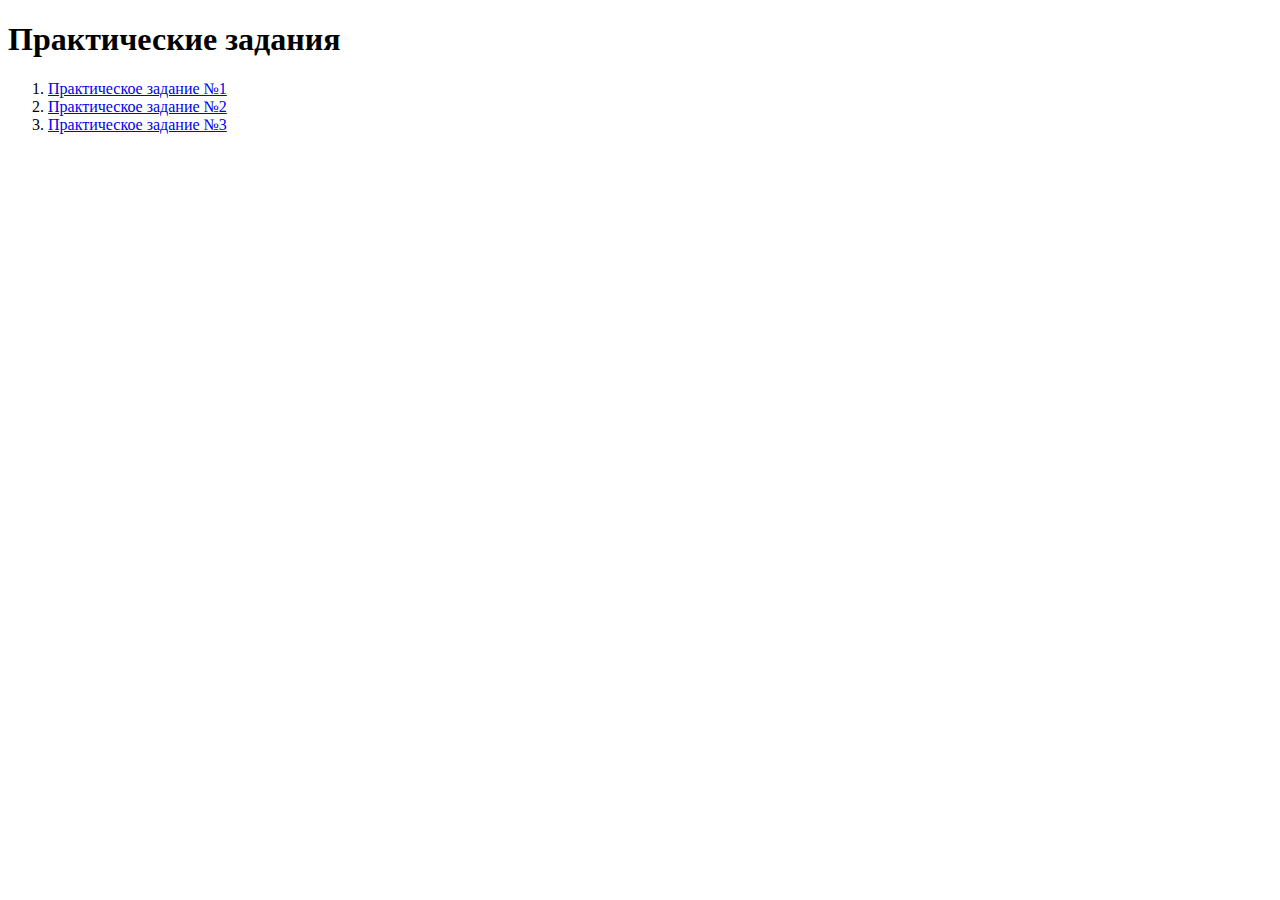
<file: index.html>
<!DOCTYPE html>
<html lang="en">
<head>
  <meta charset="UTF-8">
  <meta name="viewport" content="width=device-width, initial-scale=1.0">
  <title>Практические задания: Web-программист</title>
</head>
<body>
  <h1>Практические задания</h1>
  <ol>
    <li><a href="task-1.html">Практическое задание №1</a></li>
    <li><a href="task2.html">Практическое задание №2</a></li>
    <li><a href="task3.html">Практическое задание №3</a></li>
  </ol>
</body>
</html>
</file>
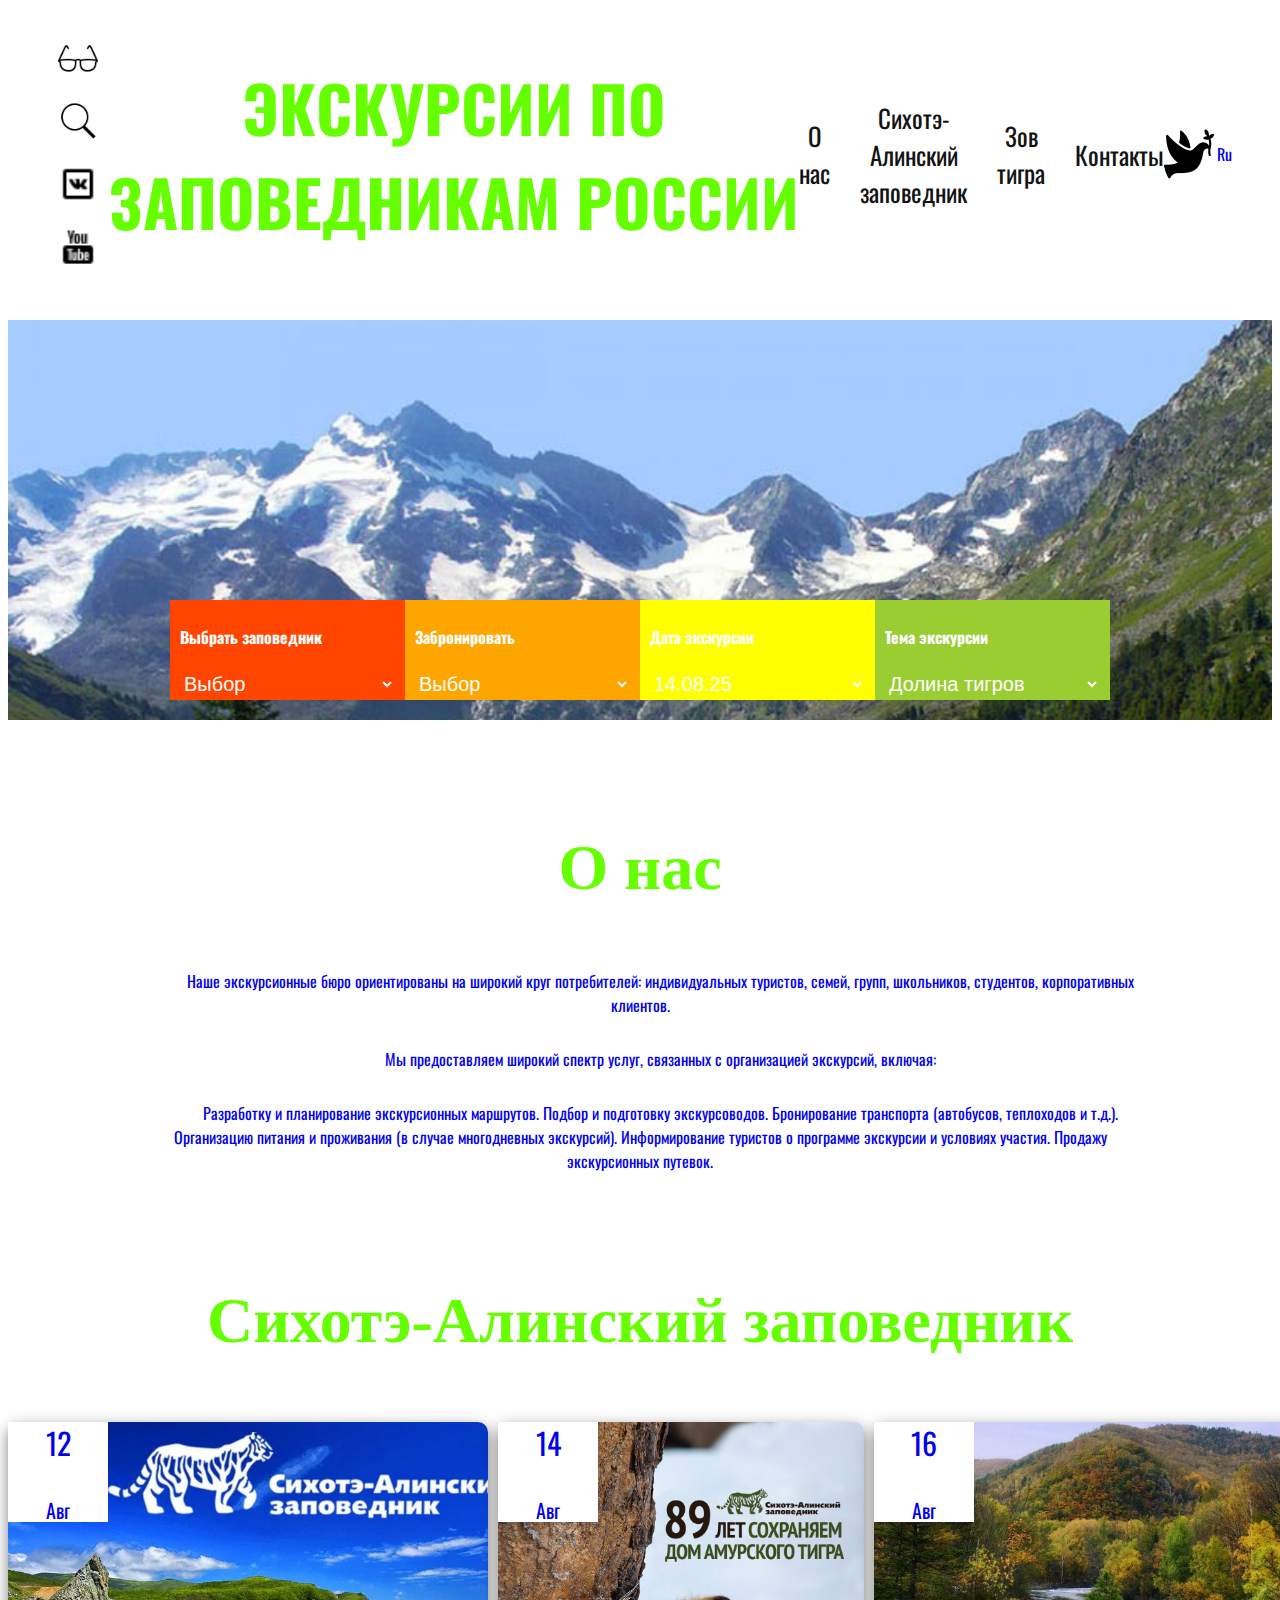
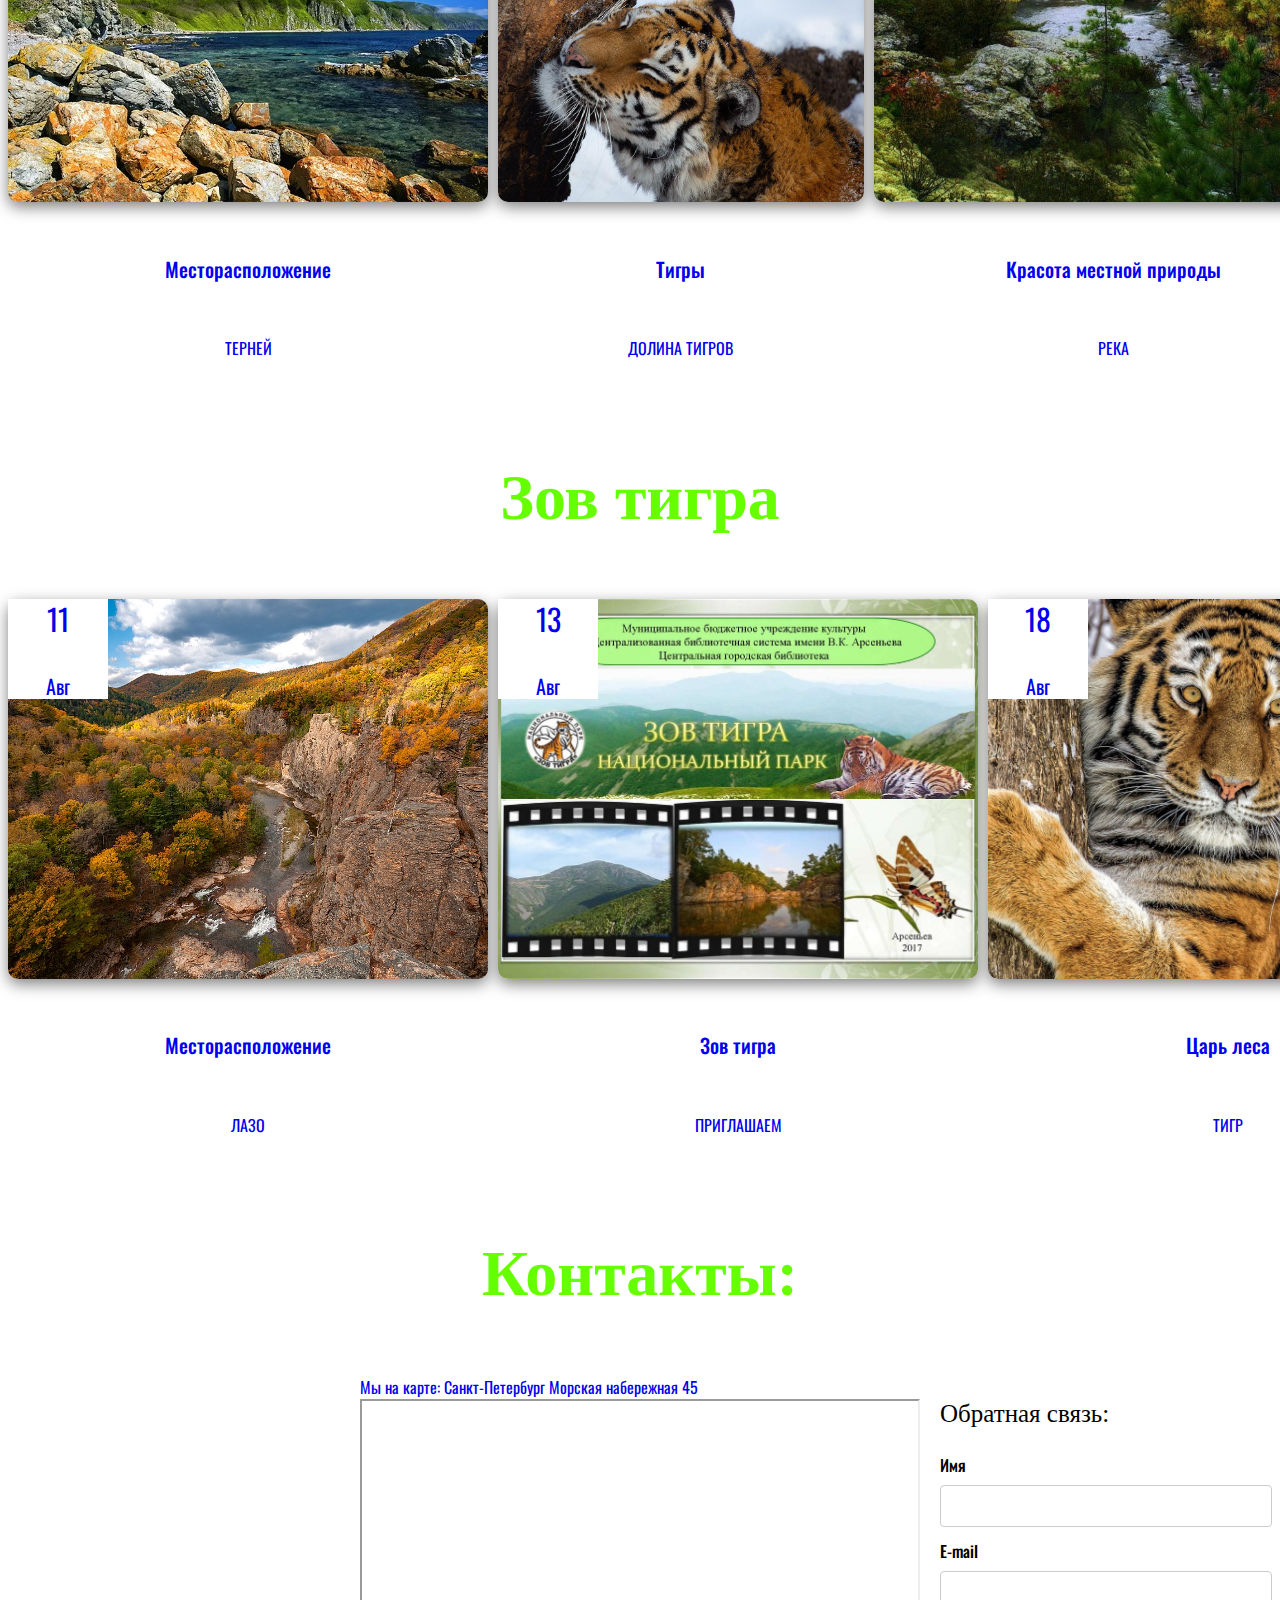
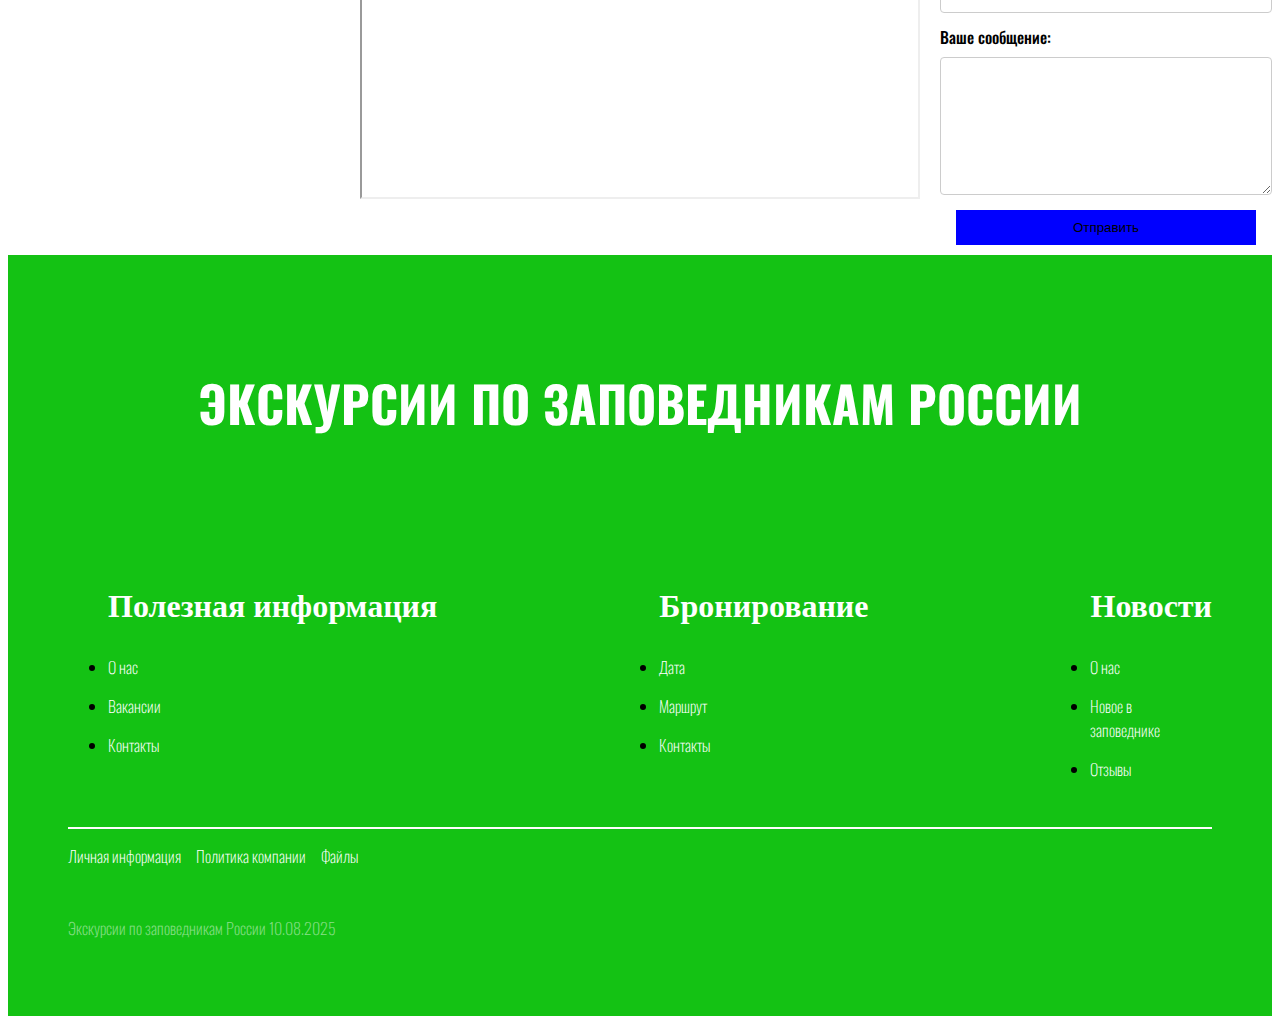
<file: index1.html>
<!DOCTYPE html>
<html lang="ru-en">
<head>
    <meta charset="UTF-8">
    <meta name="viewport" content="width=device-width, initial-scale=1.0">
    <link rel="icon" type="image/png" href="icons/faivaicon.png">
    <meta name="description" content="экскурсии по заповедникам России: Сихотэ-Алинский и Зов тигра">
    <link rel="stylesheet" >
    <title>Сайт компании: Экскурсии по заповедникам России. Итоговая работа | 17.08.2025</title>
    <link rel="stylesheet" href="css/style.css">
</head>
<body>
    <!-- Контейнер 1400px -->
    <div class="container">
    <!-- Шапка сайта -->
    <header>
        <button class="burger-btn">
            <img src="icons/menu.png" alt="Бургерное меню">
        </button>
        <!-- Соцсети и специальные символы -->

           <div class="btn">
                <button>
                    <img class="lins-btn" src="icons/glas.png" alt="Для слабовидящих">
                </button>
                <button>
                    <img class="search-btn" src="icons/pointer.png" alt="Поиск">
                </button>
                <button>
                    <img class="cont-bt" src="icons/vk.png" alt="В контакте">
                </button>
                <button>
                    <img class="you-btn" src="icons/you.png" alt="ютуб">
                </button>   
           </div>
        <a href="index1.html" class="logo">
            Экскурсии по заповедникам России
        </a>
        <!-- Навигация -->
         
        <nav>
            <a href="#r">О нас</a>
            <a href="#r1">Сихотэ-Алинский заповедник</a>
            <a href="#r2">Зов тигра</a>
            <a href="#">Контакты
            
        </nav>
    <div class="lang">
        <img src="icons/faivaicon.png" alt="Логотип">
        <span>Ru</span>
    </div>   
    </header>
    <!-- Меню -->
    <main>
        <section class="hero">
            <div class="hero-choose">
                <h4>Выбрать заповедник</h4>
                <select name="" id="">
                    <option value="">Выбор</option>
                </select>
            </div>
            <div class="hero-choose">
                <h4>Забронировать</h4>
                <select name="" id="">
                    <option value="">Выбор</option>
                </select>
            </div>
            <div class="hero-choose">
                <h4>Дата экскурсии</h4>
                <select name="" id="">
                    <option value="">14.08.25</option>
                </select>
            </div>
            <div class="hero-choose">
                <h4>Тема экскурсии</h4>
                <select name="" id="">
                    <option value="">Долина тигров</option>
                </select>
            </div>
        

        </section>
        <section class="about-us">
            <h2 id="r">О нас</h2>
            <p>Наше экскурсионные бюро ориентированы на широкий круг потребителей: 
                индивидуальных туристов, семей, групп, школьников, студентов, 
                корпоративных клиентов.</p>
            <p>Мы предоставляем широкий спектр услуг, связанных с организацией экскурсий, включая:</p>
            <p>Разработку и планирование экскурсионных маршрутов.
               Подбор и подготовку экскурсоводов.
               Бронирование транспорта (автобусов, теплоходов и т.д.).
               Организацию питания и проживания (в случае многодневных экскурсий).
               Информирование туристов о программе экскурсии и условиях участия.
               Продажу экскурсионных путевок.
            </p>
        </section>
                    
        <section class="our-events">
            <h2 id="r1">Сихотэ-Алинский заповедник</h2>
            <div class="cards">
                <div class="card">
                    <img class="card_im_1" src="images/Схоте1.webp" alt="">
                    <div class="card-body"> 
                        <h4>Месторасположение</h4>
                        <p>Терней</p>
                    </div>
                    <div class="card-date">
                        <span class="card-date-day">12</span>
                        <br>Авг
                    </div>
                </div>
                <div class="card">
                    <img  class="card_im_2" src="images/Сихоте3.jpg" alt="">
                    <div class="card-body"> 
                        <h4>Тигры</h4>
                        <p>Долина тигров</p>
                    </div>
                    <div class="card-date">
                        <span class="card-date-day">14</span>
                        <br>Авг
                    </div>
                </div>
                <div class="card">
                    <img class="card_im_3"  src="images/Сихоте.jpg" alt="">
                    <div class="card-body"> 
                        <h4>Красота местной природы</h4>
                        <p>Река</p>
                    </div>
                    <div class="card-date">
                        <span class="card-date-day">16</span>
                        <br>Авг
                    </div>
                </div>
            </div>
        </section>
        <section class="our-events">
            <h2 id="r2">Зов тигра</h2>
            <div class="cards">
                <div class="card">
                    <img class="card_im_1" src="images/«Зов_тигра».jpg" alt="">
                    <div class="card-body"> 
                        <h4>Месторасположение</h4>
                        <p>Лазо</p>
                    </div>
                    <div class="card-date">
                        <span class="card-date-day">11</span>
                        <br>Авг
                    </div>
                </div>
                <div class="card">
                    <img  class="card_im_2" src="images/Зов тигра.jpg" alt="">
                    <div class="card-body"> 
                        <h4>Зов тигра</h4>
                        <p>Приглашаем</p>
                    </div>
                    <div class="card-date">
                        <span class="card-date-day">13</span>
                        <br>Авг
                    </div>
                </div>
                <div class="card">
                    <img class="card_im_3"  src="images/Тигр2.jpg" alt="">
                    <div class="card-body"> 
                        <h4>Царь леса</h4>
                        <p>Тигр</p>
                    </div>
                    <div class="card-date">
                        <span class="card-date-day">18</span>
                        <br>Авг
                    </div>
                </div>
            </div>
        </section>
        <section class="contact-us">
            <h2>Контакты:</h2>
            <div class="content-wrapper">
                <!-- Карта -->
                <div class="map-container">
                    <a href="https://yandex.ru/maps/-/CHtxM29u">Мы на карте: Санкт-Петербург Морская набережная 45</a>
                    <a href="https://yandex.ru/maps/2/saint-petersburg/house/morskaya_naberezhnaya_45/Z0kYdARkTkAHQFtjfXV0eX5qZQ==/?ll=30.234751%2C59.958291&utm_medium=mapframe&utm_source=maps&z=16.67"
                        style="color:#eee;font-size:12px;position:absolute;top:14px;">
                    </a>
                    <iframe
                        src="https://yandex.ru/map-widget/v1/?ll=30.234751%2C59.958291&mode=search&ol=geo&ouri=ymapsbm1%3A%2F%2Fgeo%3Fdata%3DCgg1NzQyMTYwMRJU0KDQvtGB0YHQuNGPLCDQodCw0L3QutGCLdCf0LXRgtC10YDQsdGD0YDQsywg0JzQvtGA0YHQutCw0Y8g0L3QsNCx0LXRgNC10LbQvdCw0Y8sIDQ1IgoNxeDxQRVL1W9C&z=16.67"
                        width="560" height="400" frameborder="1" allowfullscreen="true"
                        style="position:relative;"></iframe>
                </div>
                <!-- Контакты -->

                <div class="form-container">
                    <h3>Обратная связь:</h3>
                    <form class="feedback">
                        <label for="name">Имя</label>
                        <input type="text" id="name" name="name" required>
                        <label for="email">E-mail</label>
                        <input type="email" id="email" name="email" required>
                        <label for="message">Ваше сообщение:</label>
                        <textarea name="messaagem" id="message" rows="5" required></textarea>
                        <button>Отправить</button>
                    </form>
                </div>
                
            </div>
            

        </section>
    </main>
    <!-- Подвал -->

    <footer>
        <section class="footer-body">
            <h3>Экскурсии по заповедникам России</h3>
            <div class="footer-body-links">
                <ul>
                    <h4>Полезная информация</h4>
                    <li><a href="#">О нас</a></li>
                    <li><a href="#">Вакансии</a></li>
                    <li><a href="#">Контакты</a></li>
                </ul>
                <ul>
                    <h4>Бронирование</h4>
                    <li><a href="#">Дата</a></li>
                    <li><a href="#">Маршрут</a></li>
                    <li><a href="#">Контакты</a></li>
                </ul>
                <ul>
                    <h4>Новости</h4>
                    <li><a href="#">О нас</a></li>
                    <li><a href="#">Новое в
                            <br>заповеднике </a></li>
                    <li><a href="#">Отзывы</a></li>
                </ul>

            </div>
            <div class="footer-polisy">
                <a href="#">Личная информация</a>
                <a href="#">Политика компании</a>
                <a href="#">Файлы</a>
            </div>
            <p class="rights">Экскурсии по заповедникам России 10.08.2025</p>
        </section>
    </footer>
    </div>
    
</body>
</html>
</file>
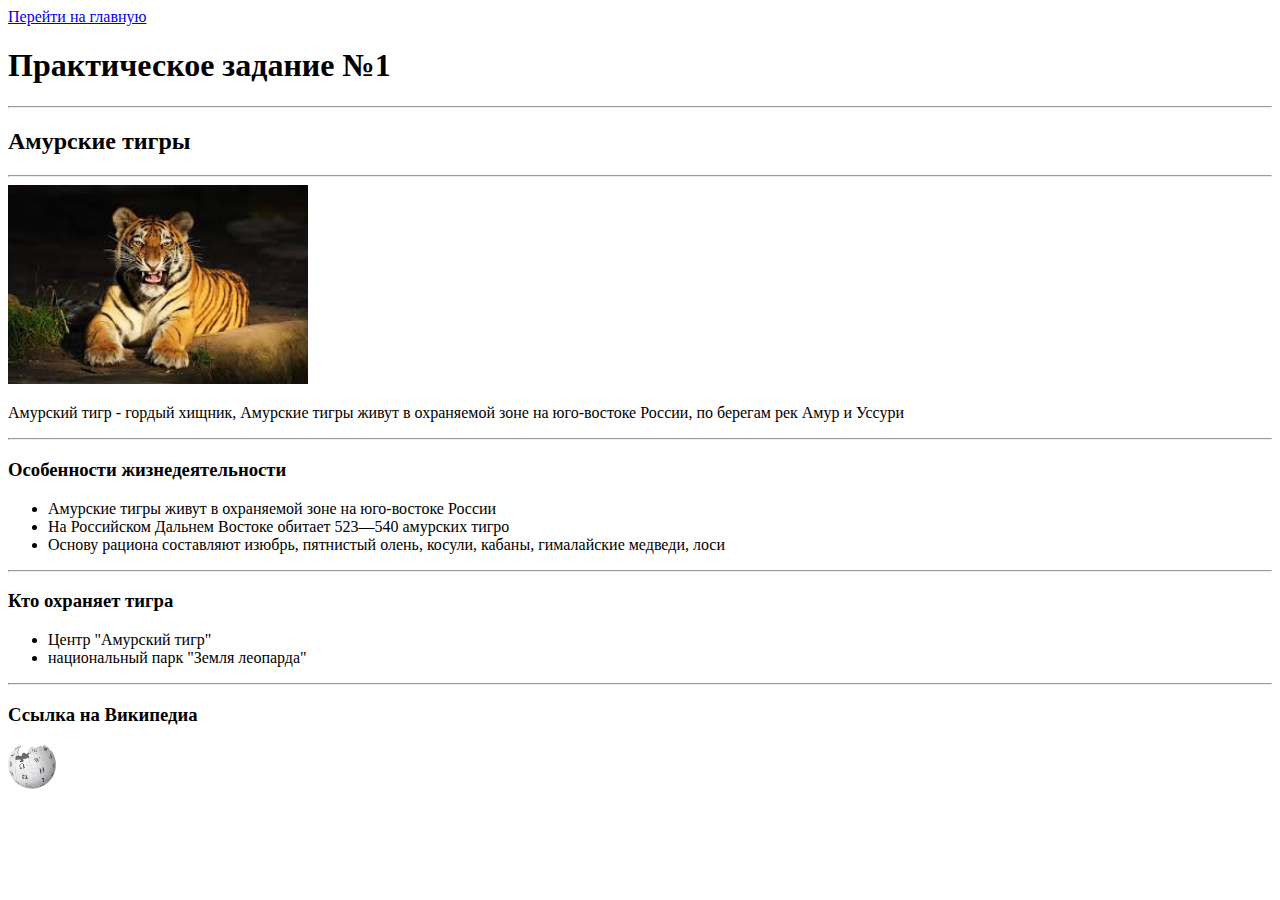
<file: task-1.html>
<!DOCTYPE html>
<html lang="en">
<head>
    <meta charset="UTF-8">
    <meta name="viewport" content="width=, initial-scale=1.0">
    <title>Практическое задание №1: Web-программист</title>
</head>
<body>
    <a href="index.html">
        Перейти на главную

    </a>
    <h1>Практическое задание №1</h1>
    <hr>
    <h2>Амурские тигры</h2>
    <hr>
    <img src="Tiger1.jfif" width="300" alt="Изображение не найдено">
    <p>Амурский тигр - гордый хищник, Амурские тигры живут в охраняемой зоне на юго-востоке России, по берегам рек Амур и Уссури 
    </p>
    <hr>
    <h3>Особенности жизнедеятельности</h3>
    <ul>
        <li>Амурские тигры живут в охраняемой зоне на юго-востоке России</li>
        <li>На Российском Дальнем Востоке обитает 523—540 амурских тигро</li>
        <li>Основу рациона составляют изюбрь, пятнистый олень, косули, кабаны, гималайские медведи, лоси</li>
    </ul>
    <hr>
    <h3>Кто охраняет тигра</h3>
    <ul>
        <li>Центр "Амурский тигр"</li>
        <li>национальный парк "Земля леопарда"</li>
    </ul>
    <hr>
    <h3>Ссылка на Википедиа</h3>
    <a href="https:ru.wikipedia.org/wiki/%D0%90%D0%BC%D1%83%D1%80%D1%81%D0%BA%D0%B8%D0%B9_%D1%82%D0%B8%D0%B3%D1%80">
        <img src="Wikipedia-logo-v2.svg.png" 
        width="48" alt="Ссылка на Википедиа">
    </a>
    
</body>
</html>
</file>
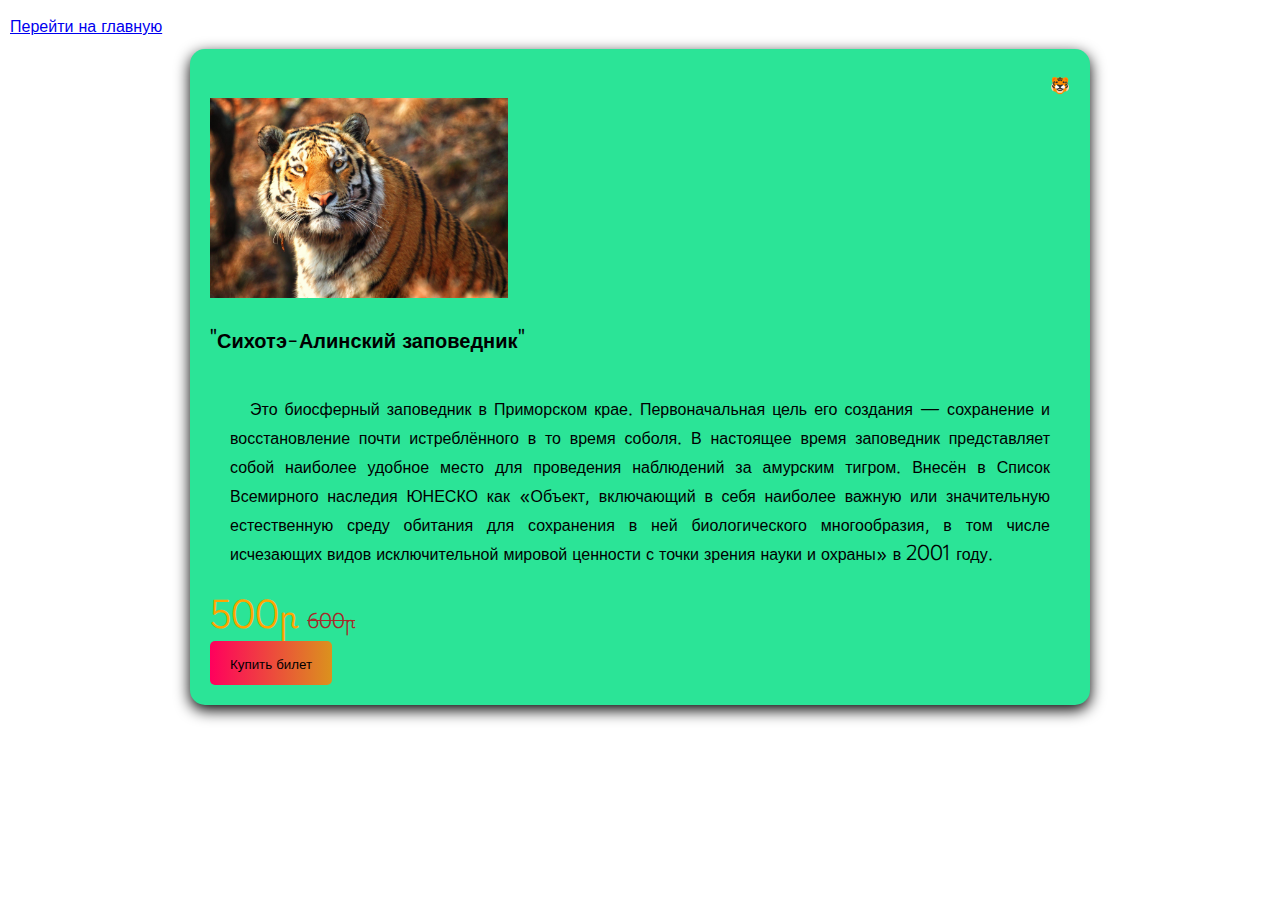
<file: task2.html>
<!DOCTYPE html>
<html lang="en">

<head>
    <meta charset="UTF-8">
    <meta name="viewport" content="width=device-width, initial-scale=1.0">
    <title>Практическая работа №2 | 29.07.2025</title>
    <link rel="stylesheet" href="style2.css">
</head>

<body>
    <a class="back_to_main" href="index.html">Перейти на главную</a>

    <div class="card">
        <p class="favorite">
                <a href="#">🐯</a>
        </p>
        <img class="card-img" src="sihote.jpg " Сихотэ-Алинский заповедник
                alt="Страничка в Википедиа: ""Сихотэ-Алинский заповедник">
        <h2>"Сихотэ-Алинский заповедник"</h2>
        <p class="info"> Это биосферный заповедник в Приморском крае.
                Первоначальная цель его создания — сохранение
                и восстановление почти истреблённого в то время соболя.
                В настоящее время заповедник представляет собой
                наиболее удобное место для проведения наблюдений
                за амурским тигром.
                Внесён в Список Всемирного наследия ЮНЕСКО
                как «Объект, включающий в себя наиболее важную
                или значительную естественную среду обитания
                для сохранения в ней биологического многообразия,
                в том числе исчезающих видов исключительной
                мировой ценности с точки зрения науки и охраны»
                в 2001 году.</p>
        <p class="price">500p <span class="old-price">600p</span></p>
        <button class="btn">Купить билет</button>
        
    </div>
</body>

</html>
</file>
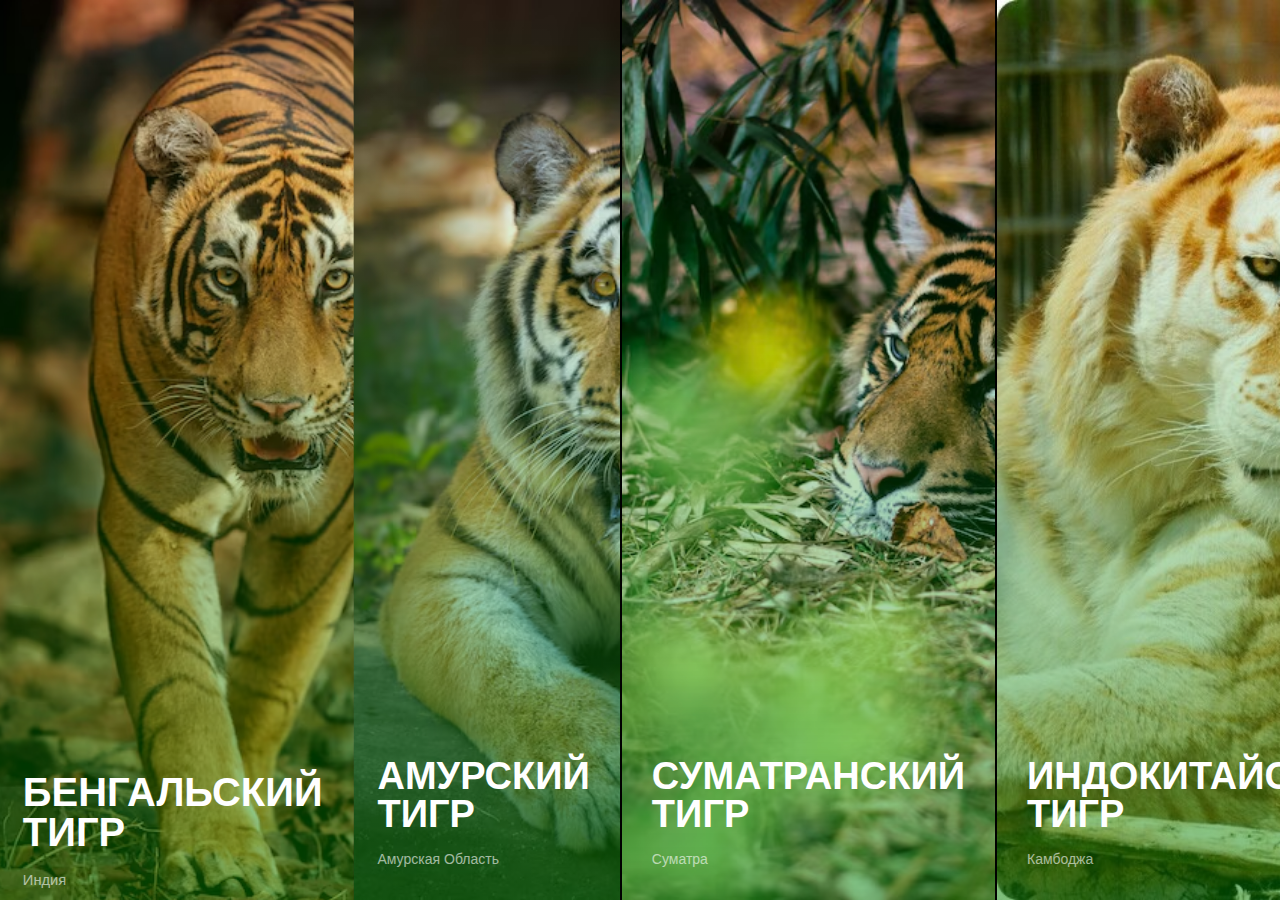
<file: task3.html>
<!DOCTYPE html>
<html lang="en">
<head>
    <meta charset="UTF-8">
    <meta name="viewport" content="width=device-width, initial-scale=1.0">
    <title>Практическая работа №3 | 03.08.2025</title>
    <link rel="stylesheet" href="style3.css">
</head>
<body>
    <div class="cards">
        <div class="card card_1">
            <h3>Бенгальский <br> тигр</h3>
            <h4>Индия</h4>
        </div>
        <div class="card card_2">
            <h3>Амурский <br> тигр</h3>
            <h4>Амурская область</h4>
        </div>
        <div class="card card_3">
            <h3>Суматранский <br> тигр</h3>
            <h4>Суматра</h4>
        </div>
        <div class="card card_4">
            <h3>Индокитайский <br> тигр</h3>
            <h4>Камбоджа</h4>
        </div>
        




    </div>
</body>
</html>
</file>
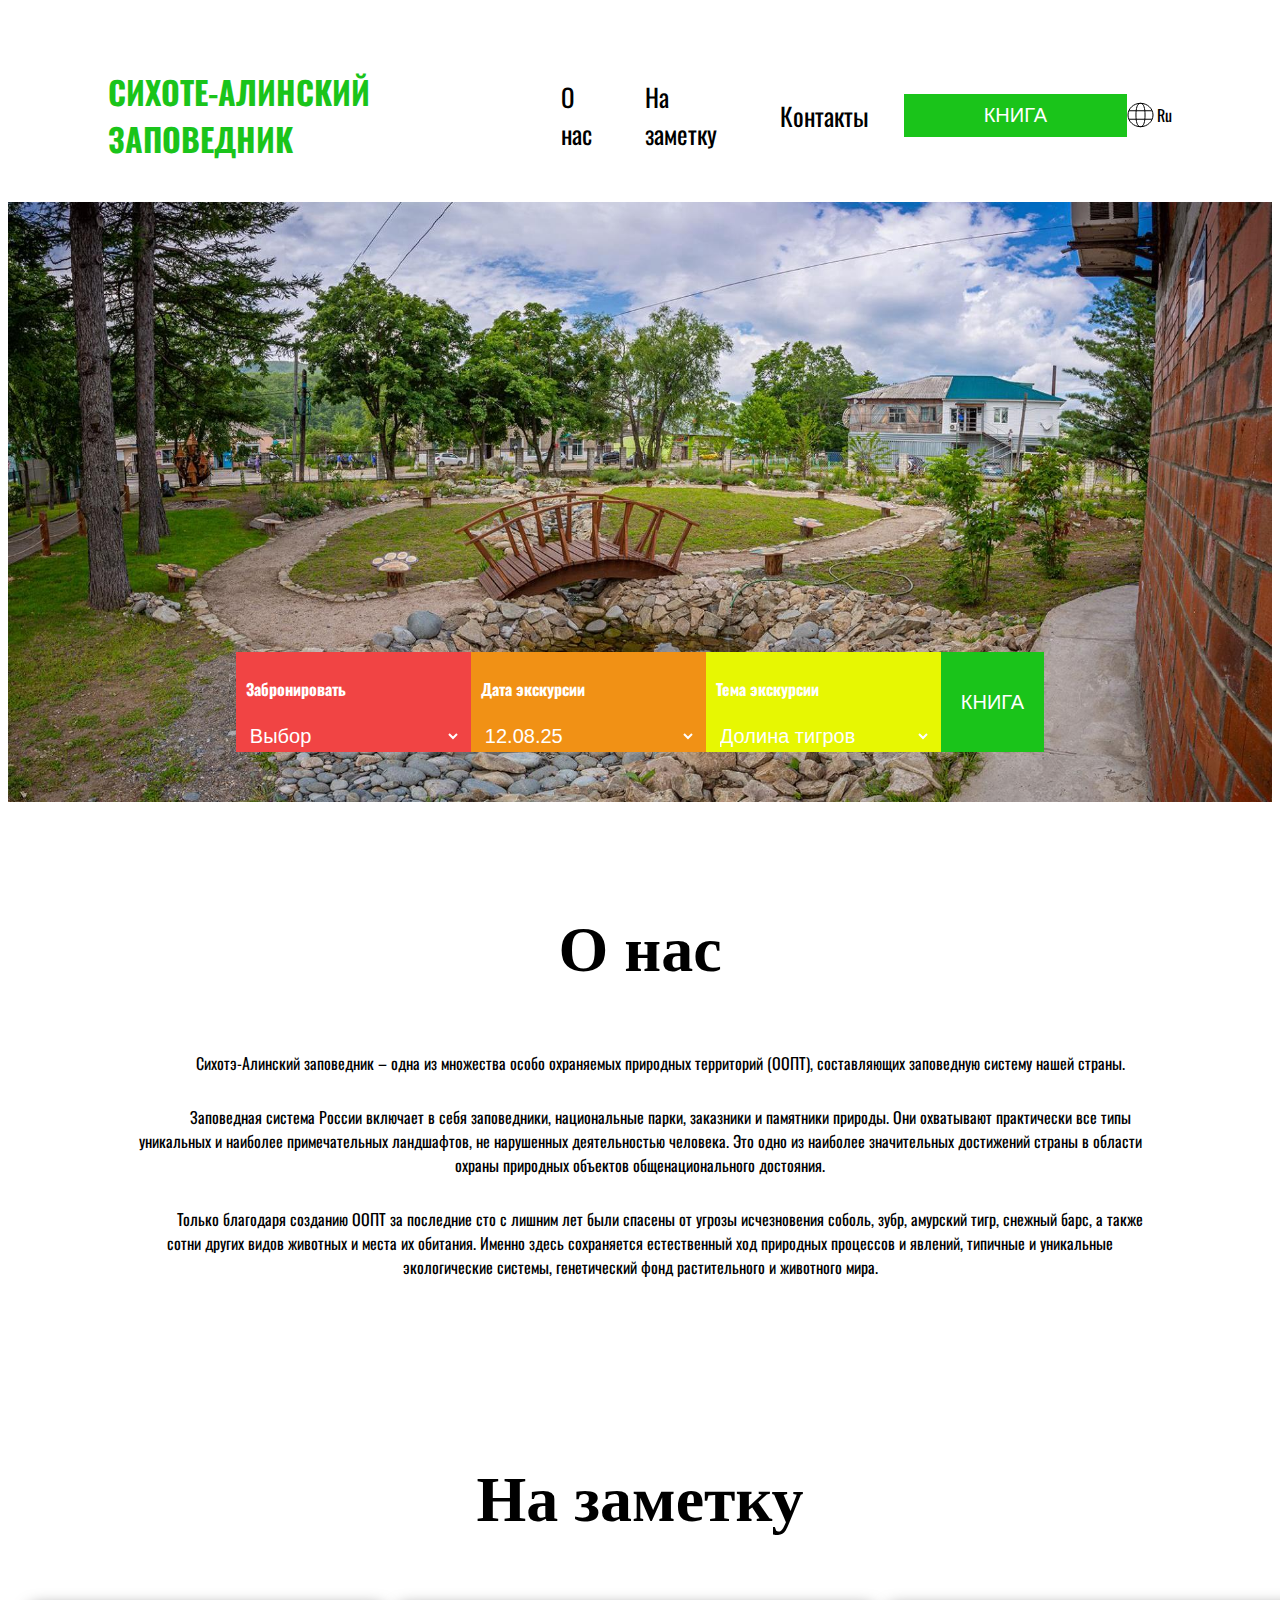
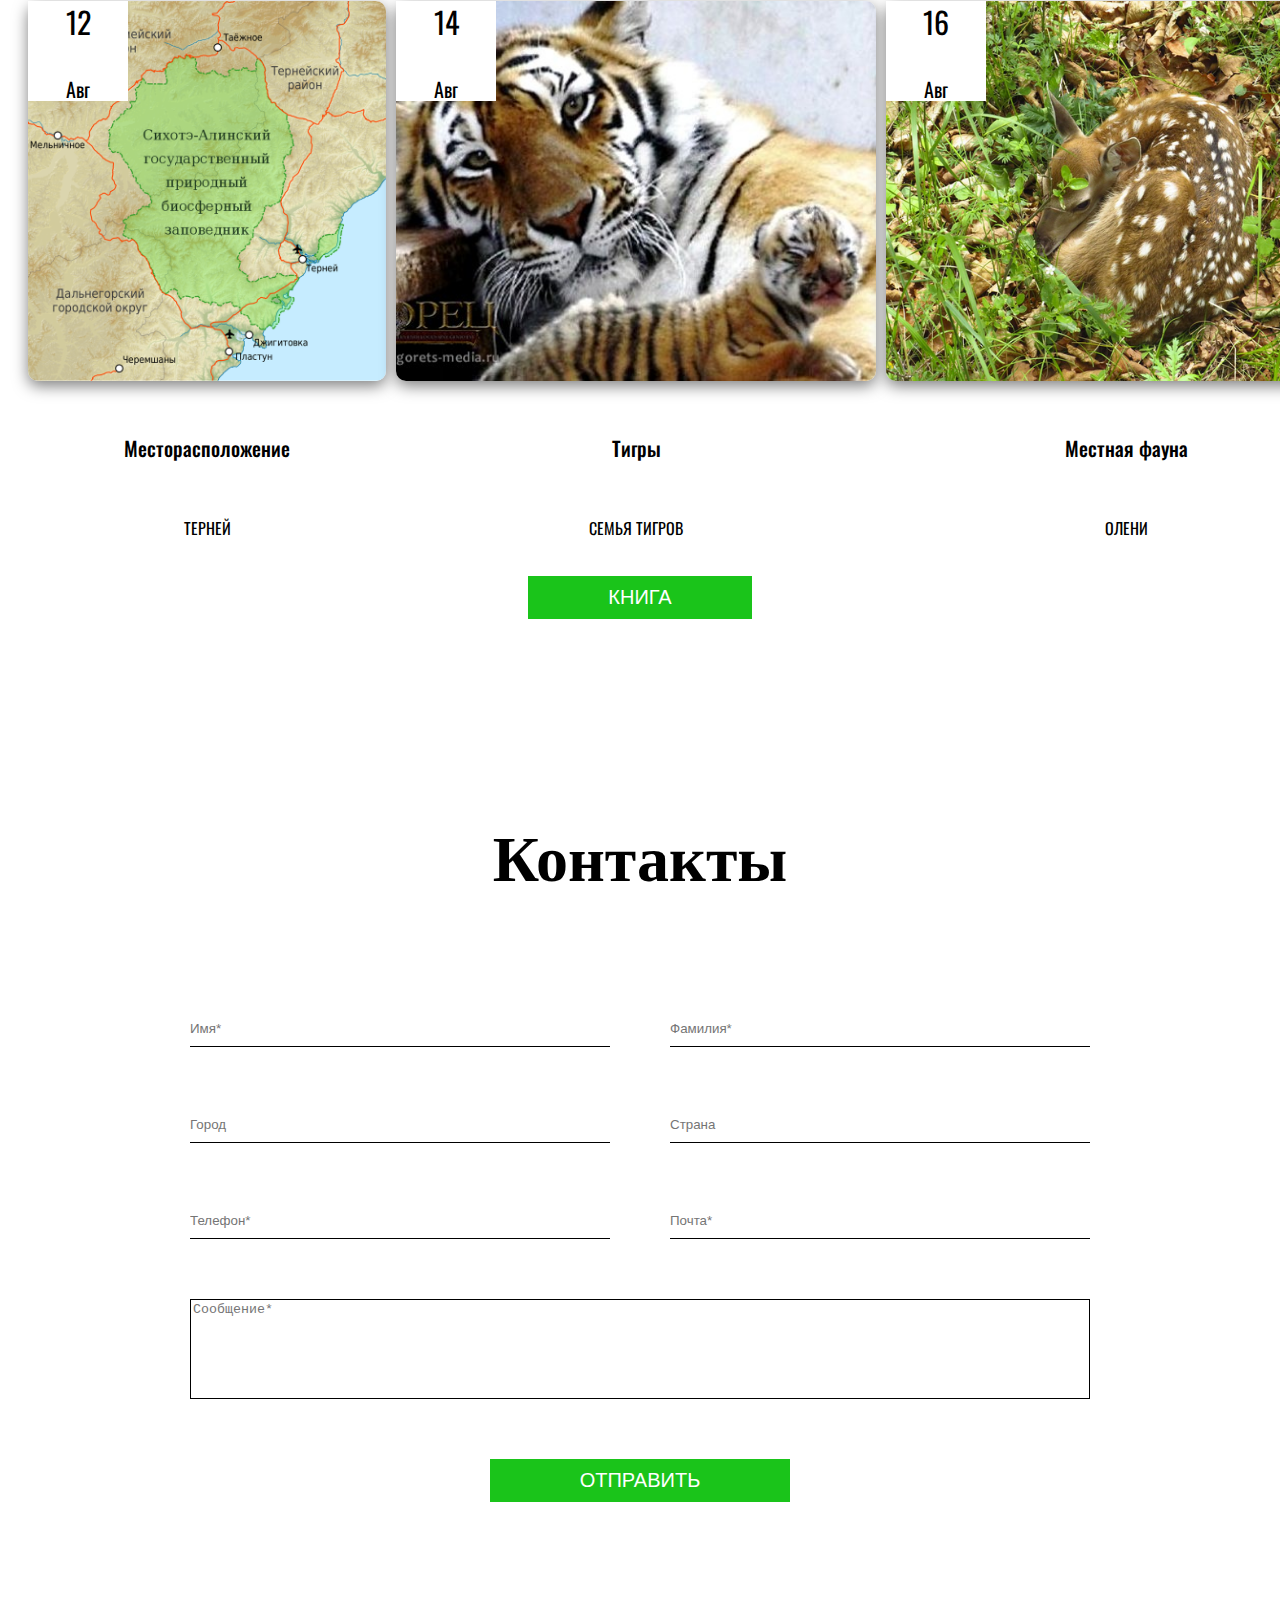
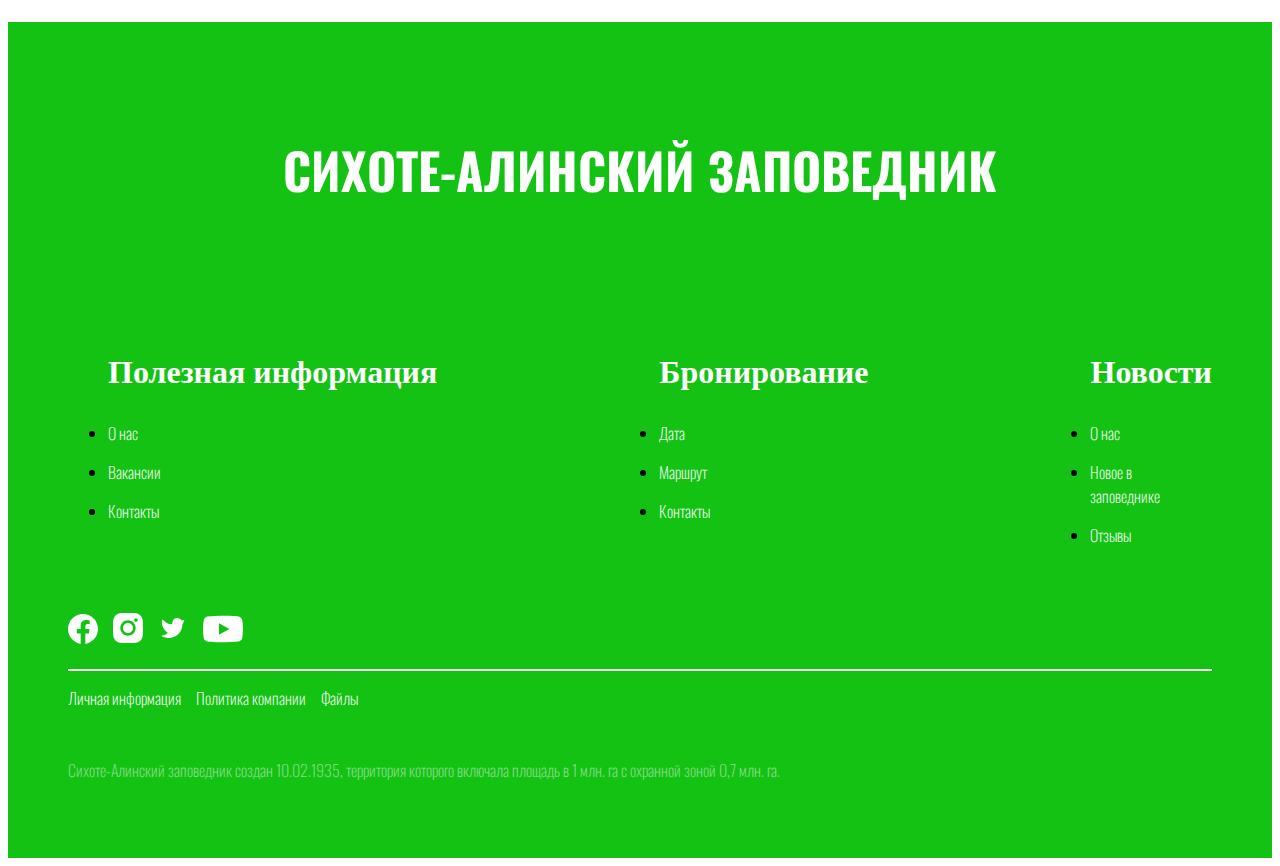
<file: task4.html>
<!DOCTYPE html>
<html lang="en">
<head>
    <meta charset="UTF-8">
    <meta name="viewport" content="width=device-width, initial-scale=1.0">
    <title>Практическая работа №4 | 09.08.2025</title>
    <link rel="stylesheet" href="style4.css">
</head>
<body>
    <header>
        <button class="burger-btn">
            <img src="images.png" alt="Бургерное меню">
        </button>
        <a href="task4.html" class="logo">
            Сихоте-Алинский заповедник
        </a>
        <nav>
            <a href="#">О нас</a>
            <a href="#">На заметку</a>
            <a href="#">Контакты</a>
            <button>Книга</button>
        </nav>
    <div class="lang">
        <img src="lang.svg" alt="Логотип">
        <span>Ru</span>

    </div>

    </header>
    <main>
        <section class="hero">
            <div class="hero-choose">
                <h4>Забронировать</h4>
                <select name="" id="">
                    <option value="">Выбор</option>
                </select>
            </div>
            <div class="hero-choose">
                <h4>Дата экскурсии</h4>
                <select name="" id="">
                    <option value="">12.08.25</option>
                </select>
            </div>
            <div class="hero-choose">
                <h4>Тема экскурсии</h4>
                <select name="" id="">
                    <option value="">Долина тигров</option>
                </select>
            </div>
            <button>Книга</button>

        </section>
        <section class="about-us">
            <h2 id="about-us">О нас</h2>
            <p>Сихотэ-Алинский заповедник – одна из множества особо охраняемых природных территорий (ООПТ), 
                составляющих заповедную систему нашей страны.</p>
            <p>Заповедная система России включает в себя заповедники, 
                национальные парки, заказники и памятники природы. 
                Они охватывают практически все типы уникальных и наиболее примечательных ландшафтов, не нарушенных деятельностью человека. 
                Это одно из наиболее значительных достижений страны в области охраны природных объектов общенационального достояния.</p>
            <p>Только благодаря созданию ООПТ за последние сто
            с лишним лет были спасены от угрозы исчезновения соболь, 
            зубр, амурский тигр, снежный барс, а также сотни других видов животных и места их обитания. Именно здесь сохраняется естественный ход природных процессов и явлений, типичные и уникальные экологические системы, генетический фонд растительного и животного мира.</p>
        </section>
        <section class="our-events">
            <h2 id="our-events">На заметку</h2>
            <div class="cards">
                <div class="card">
                    <img class="card_im_1" src="Weil4.png" alt="">
                    <div class="card-body"> 
                        <h4>Месторасположение</h4>
                        <p>Терней</p>
                    </div>
                    <div class="card-date">
                        <span class="card-date-day">12</span>
                        <br>Авг
                    </div>
                </div>
                <div class="card">
                    <img  class="card_im_2" src="Weil6.jpg" alt="">
                    <div class="card-body"> 
                        <h4>Тигры</h4>
                        <p>Семья тигров</p>
                    </div>
                    <div class="card-date">
                        <span class="card-date-day">14</span>
                        <br>Авг
                    </div>
                </div>
                <div class="card">
                    <img class="card_im_3"  src="Weil5.jpg" alt="">
                    <div class="card-body"> 
                        <h4>Местная фауна</h4>
                        <p>Олени</p>
                    </div>
                    <div class="card-date">
                        <span class="card-date-day">16</span>
                        <br>Авг
                    </div>
                </div>
            </div>
            <button>Книга</button>
        </section>
        <section class="contact-us">
            <h2 id="contact-us">Контакты</h2>
            <form action="" class="contact-form">
                <div class="contact-form-fields">
                <input type="text" placeholder="Имя*" required>
                <input type="text" placeholder="Фамилия*" required>
                <input type="text" placeholder="Город">
                <input type="text" placeholder="Страна">
                <input type="tel" placeholder="Телефон*" required>
                <input type="email" placeholder="Почта*" required>
            </div>
            <textarea name="" id="" required placeholder="Сообщение*"></textarea>
            <button>Отправить</button>
            </form>
            
        </section>
    </main>
    <footer>
        <section class="footer-body">
            <h3>Сихоте-Алинский заповедник</h3>
            <div class="footer-body-links">
                <ul>
                    <h4>Полезная информация</h4>
                    <li><a href="#">О нас</a></li>
                    <li><a href="#">Вакансии</a></li>
                    <li><a href="#">Контакты</a></li>
                </ul>
                  <ul>
                    <h4>Бронирование</h4>
                    <li><a href="#">Дата</a></li>
                    <li><a href="#">Маршрут</a></li>
                    <li><a href="#">Контакты</a></li>
                </ul>
                  <ul>
                    <h4>Новости</h4>
                    <li><a href="#">О нас</a></li>
                    <li><a href="#">Новое в
                    <br>заповеднике </a></li>
                    <li><a href="#">Отзывы</a></li>
                </ul>

            </div>
            <div class="footer-social-media">
                <a href="#"><img src="facebook.svg" alt=""></a>
                <a href="#"><img src="instagram.svg" alt=""></a>
                <a href="#"><img src="twitter.svg" alt=""></a>
                <a href="#"><img src="youtube.svg" alt=""></a>

            </div>
            <div class="footer-polisy">
                <a href="#">Личная информация</a>
                <a href="#">Политика компании</a>
                <a href="#">Файлы</a>
            </div>
            <p class="rights">Сихоте-Алинский заповедник создан 10.02.1935, территория которого включала площадь в 1 млн. га с охранной зоной  0,7 млн. га.</p>
        </section>
    </footer>

</body>
</html>
</file>
<file: css/style.css>
@import url('https://fonts.googleapis.com/css2?family=Oswald:wght@200..700&display=swap');
*{
    box-sizing: border-box;
}

body{
    font-family: "Oswald", sans-serif; ;
}

a{
    text-decoration: none;
}

header{
    max-width: 1500px;
    margin: 0 auto;
    padding: 20px 40px 40px;
    display: flex;
    align-items: center;
    justify-content: space-between;
}

.logo{
    font-size: 64px;
    text-transform: uppercase;
    text-align: center;
    font-weight: 900;
    color: #66FF00;
}

nav{
    display: flex;
    flex-direction: row;
    align-items: center;
    gap:30px;
}

nav a{
    color: #131313;
    font-size: 25px;
    text-align: center;
}

button{
    background: none;
    border: none;
    padding: 10px;
    cursor: pointer;
    transition: 0.3s;
}

.btn {
    display: flex;
    flex-direction: column;
    flex-wrap: wrap;
    justify-content: space-between;
    align-items:center;
    position: relative;
}
.btn img {
    width: 40px;
    gap: 10px;
}


button:hover{
    transform: scale(1.02);
    cursor: pointer;
}

.lang{
    display: flex;
    align-items: center;
    gap: 3px;
}

.burger-btn{
    background: transparent;
    padding: 0;
    display: none;
}

.hero{
    height: 400px;
    background-image: url(../images/centr.jpeg);
    background-size: cover;
    display: flex;
    align-items: end;
    justify-content: center;
    padding-bottom: 20px;
    
}

.hero-choose{
    padding: 15px 10px;
    width: 235px;
    height: 100px;
    color: #FFFFFF;
    display: flex;
    flex-direction: column;
    justify-content: center;
}

.hero-choose h4{
    line-height: 160%;
}

.hero-choose select{
    background: transparent;
    border: none;
    color: #FFFFFF;
    font-size: 20px;
    font-weight: 400;
}

.hero-choose:nth-child(1){
    background: #FF4500;
}

.hero-choose:nth-child(2){
    background: #FFA500;
}

.hero-choose:nth-child(3){
    background: #FFFF00;
}

.hero-choose:nth-child(4){
    background: #9ACD32;
}


.about-us {
    margin: 100px auto;
    max-width: 1080px;
    padding: 0px 30px;
    line-height: 150%;
    text-align: center;
}

.r1 {
    text-align: center;
    padding: 20px;
}

.r2 {
    text-align: center;
    padding: 20px;
}
h2{
    font-size: 64px;
    font-family: 'Times New Roman', Times, serif;
    color: #66FF00;
    font-weight: 700;
    line-height: 150%;
    text-align: center;
}

.about-us p{
    margin: 30px 0px;
    text-indent: 40px;
}

.cards{
    display: flex;
    flex-direction:row;
    align-items: center;
    justify-content: space-between;
    gap: 10px;
}

.card{
    position: relative;
}

.card-date{
    position: absolute;
    top: 0;
    left: 0;
    background: #FFFFFF;
    width: 100px;
    height: 100px;
    display: flex;
    align-items: center;
    justify-content: center;
    flex-direction: column;
    font-size: 20px;
}

.card-date-day{
    font-size: 30px;
}

.card_im_1, .card_im_2, .card_im_3{
    max-width: 480px;
    height: 380px;
    object-fit: cover;
    border-radius: 10px;
    box-shadow: 0px 5px 15px rgba(0, 0, 0, 0.5);
}


.card-body{
    padding: 20px;
    text-align: center;
    display: flex;
    flex-direction: column;
    gap: 10px;
    text-transform: uppercase;
}

.card-body h4{
    font-size: 20px;
    font-weight: 500;
    text-transform: none;
}

.content-wrapper {
    display: grid;
    gap: 20px;
    grid-template-columns: 1fr 1fr 1fr;
}

.content-wrapper .map-container .form-container {
    display: flex;
    flex-direction: row;
    justify-content:left;
    align-items: start;
    gap: 60px;
    max-width: 200px;
    margin: 0 auto;
}

.map-container {
    flex: 1 1 560px;
    max-width: 560px;
    border: 5px;
    border-radius: 8px;
}

.form-container {
    flex: 1 1 400px;
    max-width: 400px;
}

.form-container h3 {
    font-size: 25px;
    font-family: 'Times New Roman', Times, serif;
    font-weight: 300;

}
.feedback input,
.feedback textarea {
    width: 100%;
    padding: 8px;
    margin-top: 8px;
    border: 1px solid #ccc;
    border-radius: 4px;
    font-size: 16px;
    font-family: inherit;
}

.feedback label {
    display: block;
    margin-top: 12px;
    font-weight: 500;
}

.contact-us button{
    width: 300px;
    display: block;
    margin: 10px auto;
    background-color: #0000FF;
}

footer{
    background: rgba(12, 192, 12, 0.97);
    padding: 60px;
}

.footer-body{
    max-width: 1400px;
    margin: 0px auto;
}

.footer-body h3{
    color: white;
    font-size: 50px;
    text-align: center;
    text-transform: uppercase;
    font-style: 600;
}

.footer-body-links{
    display: flex;
    justify-content: space-between;
    padding: 40px 0px 30px;
}

.footer-body-links ul{
    display: flex;
    flex-direction: column;
    gap: 15px;
}

.footer-body-links a{
    font-weight: 100;
    color: #FFFFFF;


}

.footer-body-links h4{
    margin-bottom: 15px;
    font-family: 'Times New Roman', Times, serif;
    font-weight: 700;
    font-size: 32px;
    color: #FFFFFF;

}

.footer-polisy{
    display: flex;
    align-items: center;
    gap: 15px;
    border-top: 2px solid #FFFFFF;
    padding: 15px 0px 32px;
}

.footer-polisy a{
    color: #FFFFFF;
    font-weight: 100;
}
.rights{
    font-weight: 100;
    opacity: 0.5;
    color: #FFFFFF;
}

@media screen and (max-width: 992px){
    .burger-btn{
        display: block;
    }
    nav{
        display: none;
    }
    .cards{
        display: flex;
        flex-direction: column;
    }
    .card img{
        height: 60vw;
    }
}

@media screen and (max-width: 768px) {
    .hero{
        flex-direction: column;
        align-items: center;
        justify-content: end;
    }
    .hero button, .hero-choose{
        width: max(50%, 200px);
    }
    .contact-form-fields{
        grid-template-columns: repeat(1, 1fr);
        gap: 30px;
        margin-top: 40px;
    }
    .contact-form{
        gap: 30px;
    }
    

    }

@media screen and (max-width: 550px) {
    .footer-body-links, .footer-polisy, .footer-social-media, .rights{
        display: none;
    }
    .footer-body h3{
        font-size: 22px;
    }
    .btn {
    display: flex;
    flex-direction: row;
    flex-wrap:nowrap;
    justify-content: space-between;
    align-items:center;
    position: relative;
}
.btn img {
    width: 30px;
    gap: 10px;
}
.footer-body h3{
    color: #FFFFFF;
    font-size: 16px;
    text-align:justify;
    text-transform: uppercase;
    font-style: 400;
}
.about-us p{
    margin: 30px 0px;
    text-indent: 10px;
}

.content-wrapper .map-container .form-container {
    flex-direction: column;
    flex-wrap: wrap;
}
    
}
@media screen and (max-width: 450px) {

    header{
        display: flex;
        flex-direction: column;
        padding: 30 px;
    }

    .burger-btn img{
        max-width: 100px;

    }

    .logo{
        font-size: 16px;
    }
    h2{
        font-size: 20px;
    }
    .about-us p{
        font-size: 14px;
        margin: 14px 0px;
        color: rgb(87, 79, 79);
    }
    .card-date{
        width: 50px;
        height: 50px;
        font-size: 14px;
    }

    .card-date-day{
        font-size: 15px;
    
    }
    .contact-us button {
        width: max(50% 50px);
       
    }
}
</file>
<file: style2.css>
@import url('https://fonts.googleapis.com/css2?family=Playwrite+HU:wght@100..400&family=Playwrite+PL:wght@100..400&display=swap');
*{
    margin: 0;
    padding: 0;
    box-sizing: border-box;
    font-family: "Playwrite HU", cursive, sans-serif;
}

.back_to_main{
    display: block;
    margin: 10px;px;
    width: max-content;
}

body{
    background: white;
}
   
.card{
    margin: 10px auto;
    background: rgb(43, 228, 151);
    max-width: 900px;
    width: 100%;
    padding: 20px;
    border-radius: 15px;
    box-shadow: 0px 5px 15px rgba(0, 0, 0, 1);
    transition: 0.3s;
}

.card:hover{
    transform: scale(1.02);
}
.card .favorite{
    text-align: right;
}

.card .favorite:hover{
    opacity: 0.8;
}
.card .favorite a{
    text-decoration: none;
}
.card-img{
    width: 100%;
    height: 200px;
    object-fit: contain;
    object-position: left;
}

.card h2{
    margin: 16px 0px;
    font-size: 20px;
}

.card .info{
    text-align: justify;
    text-indent: 20px;
    margin:0px;
    padding: 20px;
}

.card .price{
    color: orange;
    font-weight: bold;
    font-size: 30px;
}

.card .old-price{
    color: brown;
    text-decoration: line-through;
    font-size: 16px;
}

.card button{
    background: linear-gradient(to right, rgb(255, 0, 93), rgb(219, 146, 29));
    color: black;
    padding: 10px 20px;
    border: none;
    border-radius: 5px;
    cursor: pointer;
}

.card button:hover{
    opacity: 0.5;
}
</file>
<file: style3.css>
@import url('https://fonts.googleapis.com/css2?family=Poppins:ital,wght@0,100;0,200;0,300;0,400;0,500;0,600;0,700;0,800;0,900;1,100;1,200;1,300;1,400;1,500;1,600;1,700;1,800;1,900&display=swap');

*{
    margin: 0px;
    padding: 0px;
    box-sizing: border-box;
    font-family: "Poppins", sans-serif;

}


body{
    min-height: 100vh;
    background: black;
    color: white;
}

.cards{
    display: flex;
    height: 100vh;
    gap: 2px;
    overflow: hidden;
}

.card{
    padding: 30px;
    display: flex;
    flex-direction: column;
    justify-content: end;
    flex: 1;
    gap: 16px;
    background: cover;
    background-position: center;
    background-size: cover;
    transition: 0.3s;
   
}


.card:hover{
    transform: scale(105%);
}
.card_1{
    background: linear-gradient(rgba(0, 128, 0, 0),rgba(0, 128, 0, 0.5)), url(Tiger2.avif);
    background-size: cover;
    
}

.card_2{
    background:linear-gradient(rgba(0, 128, 0, 0),rgba(0, 128, 0, 0.5)), url(Tiger3.avif);
    background-size: cover;
    
}
.card_3{
    background: linear-gradient(rgba(0, 128, 0, 0),rgba(0, 128, 0, 0.5)), url(Tiger4.avif);
    background-size: cover;
    
}
.card_4{
    background:linear-gradient(rgba(0, 128, 0, 0),rgba(0, 128, 0, 0.5)), url(Tiger5.jpg);
    background-size: cover;
}
h3{
    font-size: 38px;
    text-transform: uppercase;
    line-height: 38px;

}

h4{
    font-size: 14px;
    text-transform: capitalize;
    opacity: 0.6;
    font-weight: normal;

}
</file>
<file: style4.css>
@import url('https://fonts.googleapis.com/css2?family=Oswald:wght@200..700&display=swap');
*{
    box-sizing: border-box;
}

body{
    font-family: "Oswald", sans-serif; ;
}

a{
    text-decoration: none;
}

header{
    max-width: 1500px ;
    margin: 0 auto;
    padding: 60px 100px 40px;
    display: flex;
    align-items: center;
    justify-content: space-between;
}

.logo{
    font-size: 32px;
    text-transform: uppercase;
    font-weight: 900;
    color: rgb(26, 196, 26);
}

nav{
    display: flex;
    align-items: center;
    gap: 35px;
}

nav a{
    color: black;
    font-size: 25px;
}

button{
    background:  rgb(26, 196, 26);
    color: white;
    border: none;
    text-transform: uppercase;
    padding: 10px 80px;
    font-size: 20px;
    cursor: pointer;
    transition: 0.3s;
}

button:hover{
    transform: scale(1.02)
}

.lang{
    display: flex;
    align-items: center;
    gap: 3px;
}

.burger-btn{
    background: transparent;
    padding: 0;
    display: none;
}

.hero{
    height: 600px;
    background: url(Panorama.jpg);
    background-size: cover;
    display: flex;
    align-items: end;
    justify-content: center;
    padding-bottom: 50px;
    
}

.hero-choose{
    padding: 15px 10px;
    width: 235px;
    height: 100px;
    color: white;
    display: flex;
    flex-direction: column;
    justify-content: center;
}

.hero-choose h4{
    line-height: 160%;
}

.hero-choose select{
    background: transparent;
    border: none;
    color: white;
    font-size: 20px;
    font-weight: 400;
}

.hero button{
    height: 100px;
    padding: 20px;
}
.hero-choose:nth-child(1){
    background: rgb(241, 68, 68);
}

.hero-choose:nth-child(2){
    background: rgb(241, 145, 21);
}

.hero-choose:nth-child(3){
    background: rgb(231, 247, 2);
}

.about-us{
    margin: 100px auto;
    max-width: 1080px;
    padding: 0px 30px;
    line-height: 150%;
    text-align: center;
}

.our-events{
    text-align: center;
    padding: 20px;
}
h2{
    font-size: 64px;
    font-family: 'Times New Roman', Times, serif;
    color: black;
    font-weight: 700;
    line-height: 150%;
    text-align: center;
}

.about-us p{
    margin: 30px 0px;
    text-indent: 40px;
}

.cards{
    display: flex;
    flex-direction:row;
    align-items: center;
    justify-content: space-between;
    gap: 10px;
}

.card{
    position: relative;
}

.card-date{
    position: absolute;
    top: 0;
    left: 0;
    background: white;
    width: 100px;
    height: 100px;
    display: flex;
    align-items: center;
    justify-content: center;
    flex-direction: column;
    font-size: 20px;
}

.card-date-day{
    font-size: 30px;
}

.card_im_1, .card_im_2, .card_im_3{
    max-width: 480px;
    height: 380px;
    object-fit: cover;
    border-radius: 10px;
    box-shadow: 0px 5px 15px rgba(0, 0, 0, 0.5);
}


.card-body{
    padding: 20px;
    text-align: center;
    display: flex;
    flex-direction: column;
    gap: 10px;
    text-transform: uppercase;
}

.card-body h4{
    font-size: 20px;
    font-weight: 500;
    text-transform: none;
}

.contact-us{
    max-width: 940px;
    margin: 100px auto;
    padding: 20px;
}

.contact-form{
    display: flex;
    flex-direction: column;
    gap: 60px;
}

.contact-form-fields{
    display: grid;
    grid-template-columns: repeat(2, 1fr);
    gap: 60px;
    margin-top: 50px;
}

.contact-form-fields input{
    border: none;
    border-bottom: 1px solid black;
    padding: 10px 0px;
    outline: none;
}

.contact-form textarea{
    resize: none;
    height: 100px;
    border: 1px solid black;
    outline: none;
}

.contact-form button{
    width: 300px;
    display: block;
    margin: 0px auto;
}

footer{
    background: rgba(12, 192, 12, 0.97);
    padding: 60px;
}

.footer-body{
    max-width: 1400px;
    margin: 0px auto;
}

.footer-body h3{
    color: white;
    font-size: 50px;
    text-align: center;
    text-transform: uppercase;
    font-style: 600;
}

.footer-body-links{
    display: flex;
    justify-content: space-between;
    padding: 40px 0px 30px;
}

.footer-body-links ul{
    display: flex;
    flex-direction: column;
    gap: 15px;
}

.footer-body-links a{
    font-weight: 100;
    color: white;


}

.footer-body-links h4{
    margin-bottom: 15px;
    font-family: 'Times New Roman', Times, serif;
    font-weight: 700;
    font-size: 32px;
    color: white;

}

.footer-social-media{
    display: flex;
    align-items: center;
    gap: 15px;
    margin: 20px 0px;
}

.footer-polisy{
    display: flex;
    align-items: center;
    gap: 15px;
    border-top: 2px solid white;
    padding: 15px 0px 32px;
}

.footer-polisy a{
    color: white;
    font-weight: 100;
}
.rights{
    font-weight: 100;
    opacity: 0.5;
    color: white;
}

@media screen and (max-width: 992px){
    .burger-btn{
        display: block;
    }
    nav{
        display: none;
    }
    .cards{
        display: flex;
        flex-direction: column;
    }
    .card img{
        height: 60vw;
    }
}

@media screen and (max-width: 768px) {
    .hero{
        flex-direction: column;
        align-items: center;
        justify-content: end;
    }
    .hero button, .hero-choose{
        width: max(50%, 200px);
    }
    .contact-form-fields{
        grid-template-columns: repeat(1, 1fr);
        gap: 30px;
        margin-top: 40px;
    }
    .contact-form{
        gap: 30px;
    }
    

    }

@media screen and (max-width: 550px) {
    .footer-body-links, .footer-polisy, .footer-social-media, .rights{
        display: none;
    }
    .footer-body h3{
        font-size: 22px;
    }
    
}
@media screen and (max-width: 450px) {

    header{
        display: flex;
        flex-direction: column;
        padding: 30 px;
    }

    .burger-btn img{
        max-width: 100px;

    }

    .logo{
        font-size: 16px;
    }
    h2{
        font-size: 20px;
    }
    .about-us p{
        font-size: 14px;
        margin: 14px 0px;
        color: rgb(87, 79, 79);
    }
    .card-date{
        width: 50px;
        height: 50px;
        font-size: 14px;
    }

    .card-date-day{
        font-size: 15px;
    
    }
    .contact-form button{
        width: max(50% 150px);
       
    }
}
</file>
